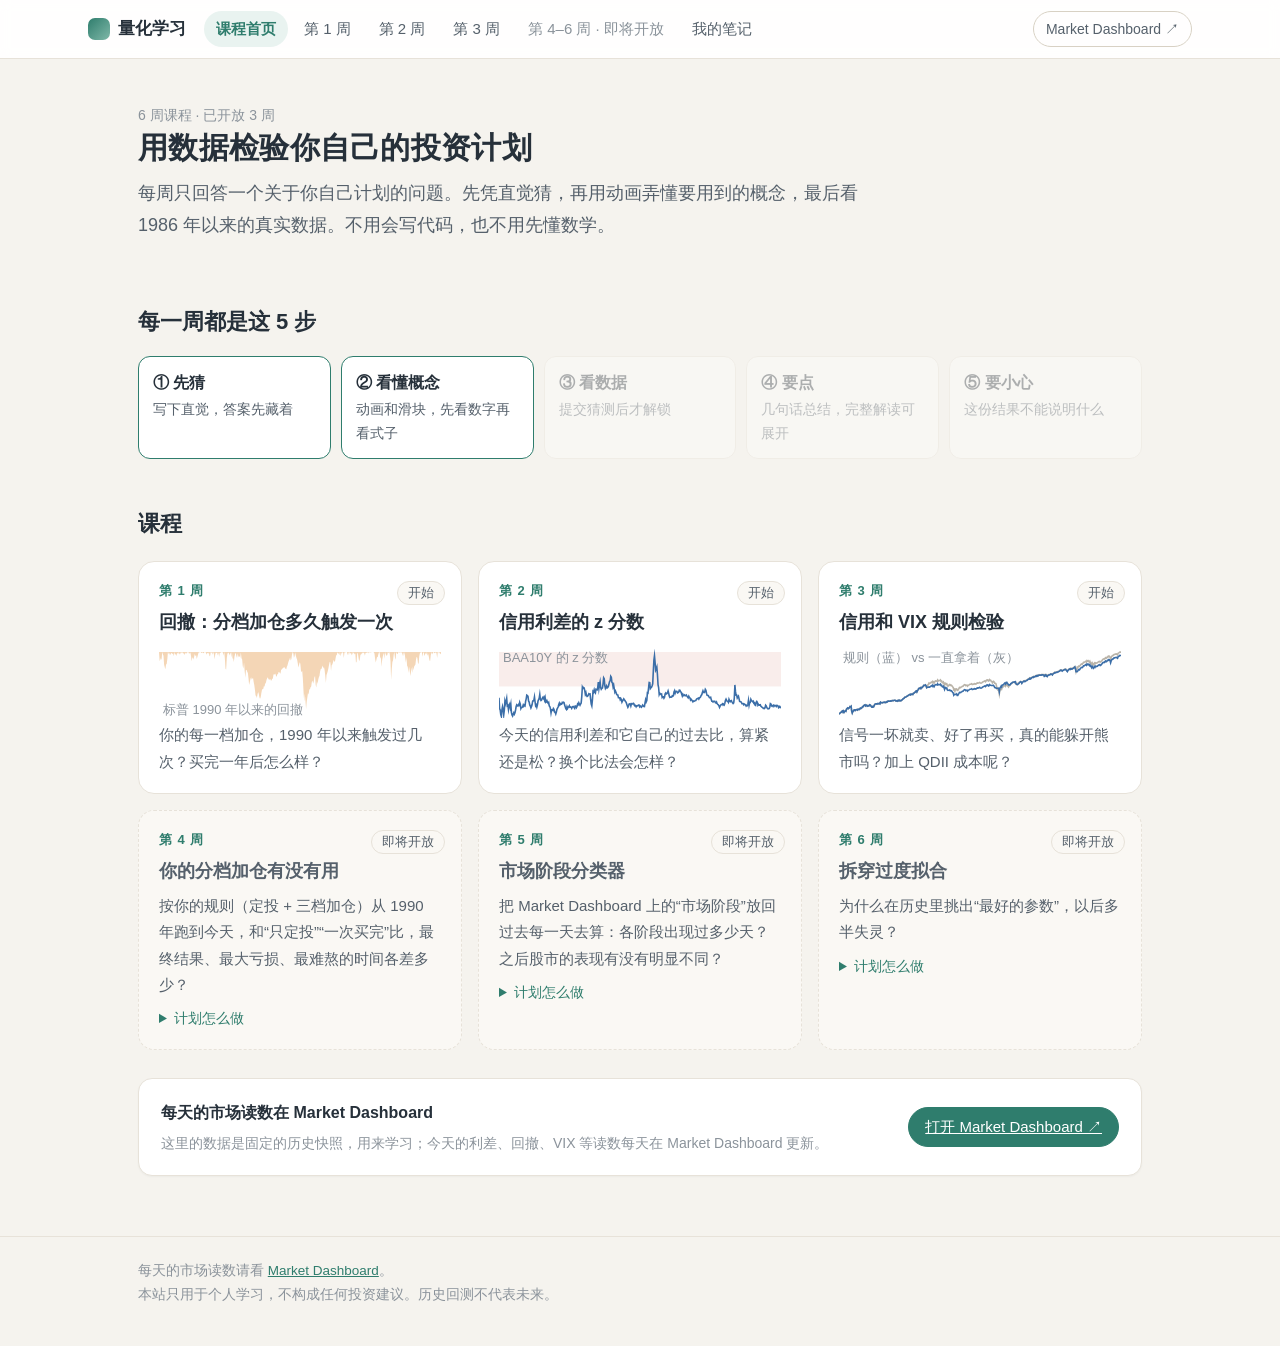
<file: index.html>
<!doctype html>
<html lang="zh-CN">
<head>
<meta charset="utf-8"><link rel="icon" href="data:,"><meta name="viewport" content="width=device-width,initial-scale=1">
<title>量化学习 · 6 周课程</title>
<link rel="stylesheet" href="css/learn.css">
</head>
<body>
<main><div class="wrap" id="app"></div></main>
<script src="data/home.js"></script>
<script src="js/common.js"></script>
<script src="js/home.js"></script>
<script>Layout.init('home'); Home.render(document.getElementById('app'));</script>
</body>
</html>
</file>
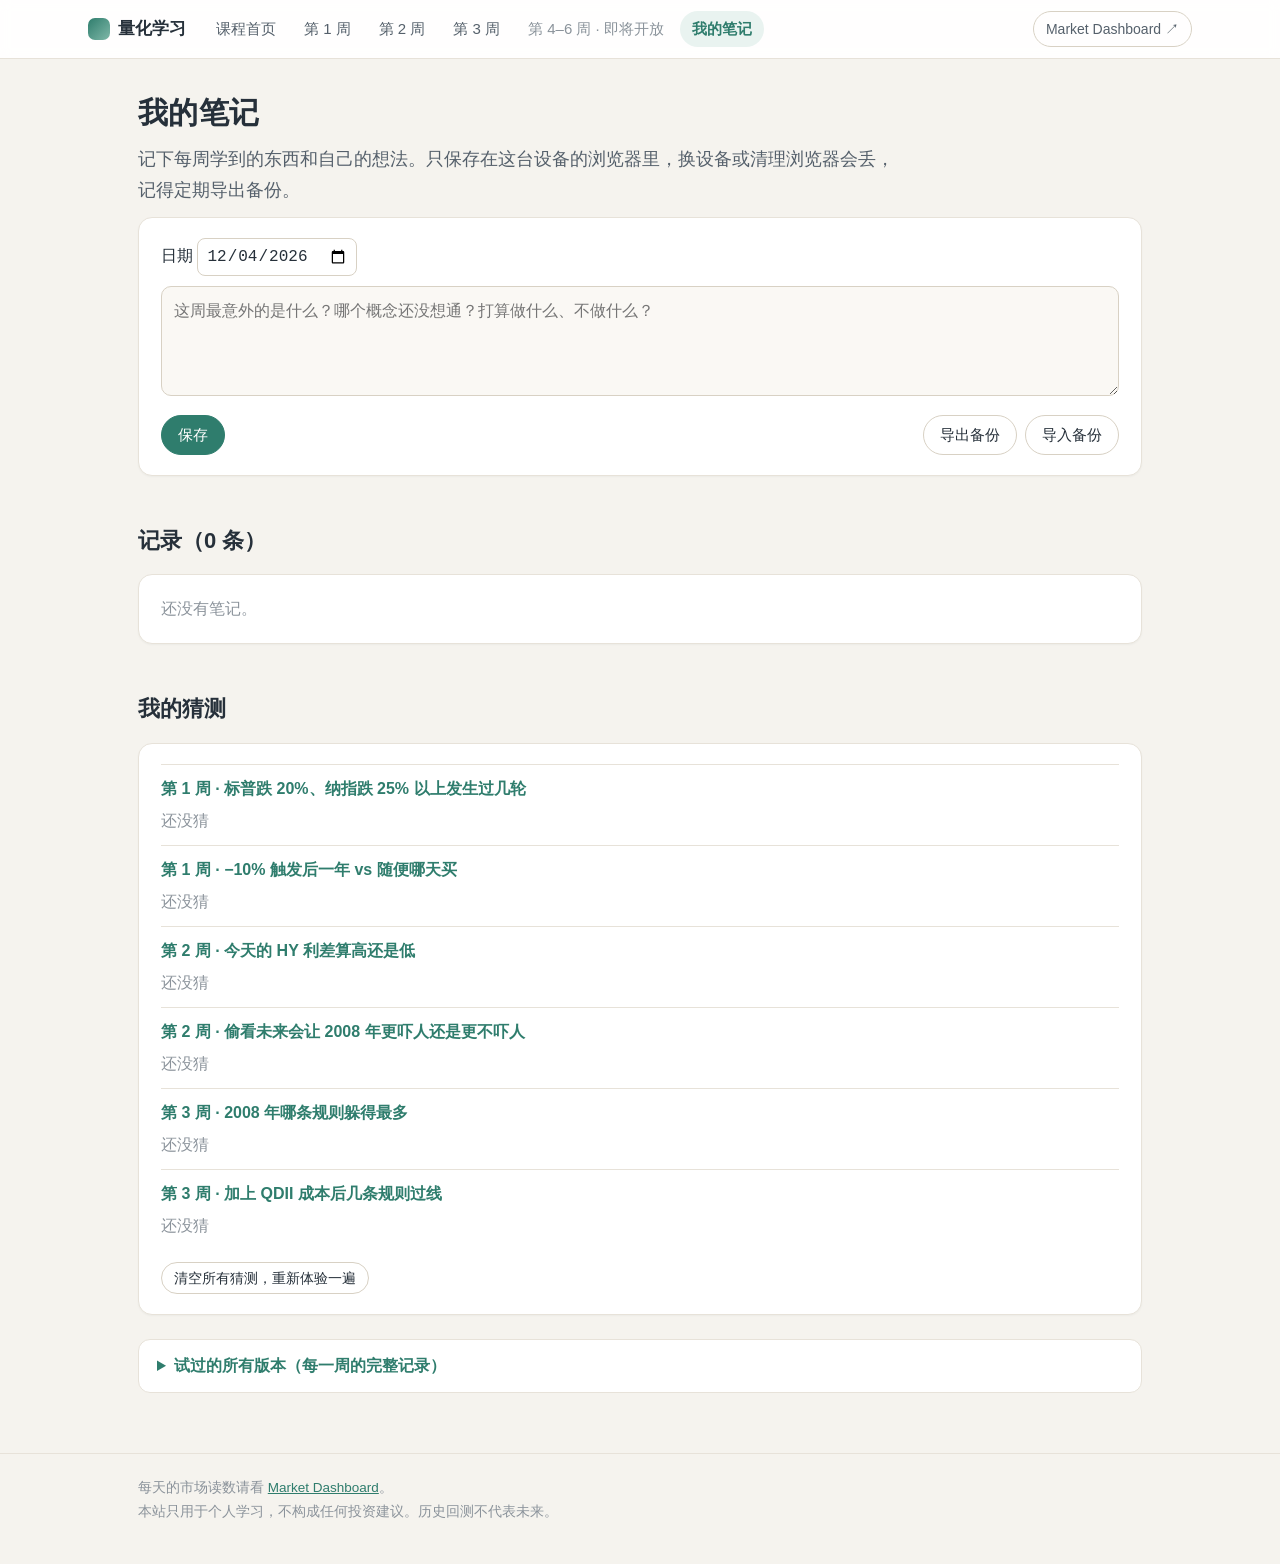
<file: notes.html>
<!doctype html>
<html lang="zh-CN">
<head>
<meta charset="utf-8"><link rel="icon" href="data:,"><meta name="viewport" content="width=device-width,initial-scale=1">
<title>我的笔记 · 量化学习</title>
<link rel="stylesheet" href="css/learn.css">
</head>
<body>
<main><div class="wrap" id="app"></div></main>
<script src="data/interp.js"></script>
<script src="js/common.js"></script>
<script src="js/notes.js"></script>
<script>Layout.init('notes'); Notes.render(document.getElementById('app'));</script>
</body>
</html>
</file>
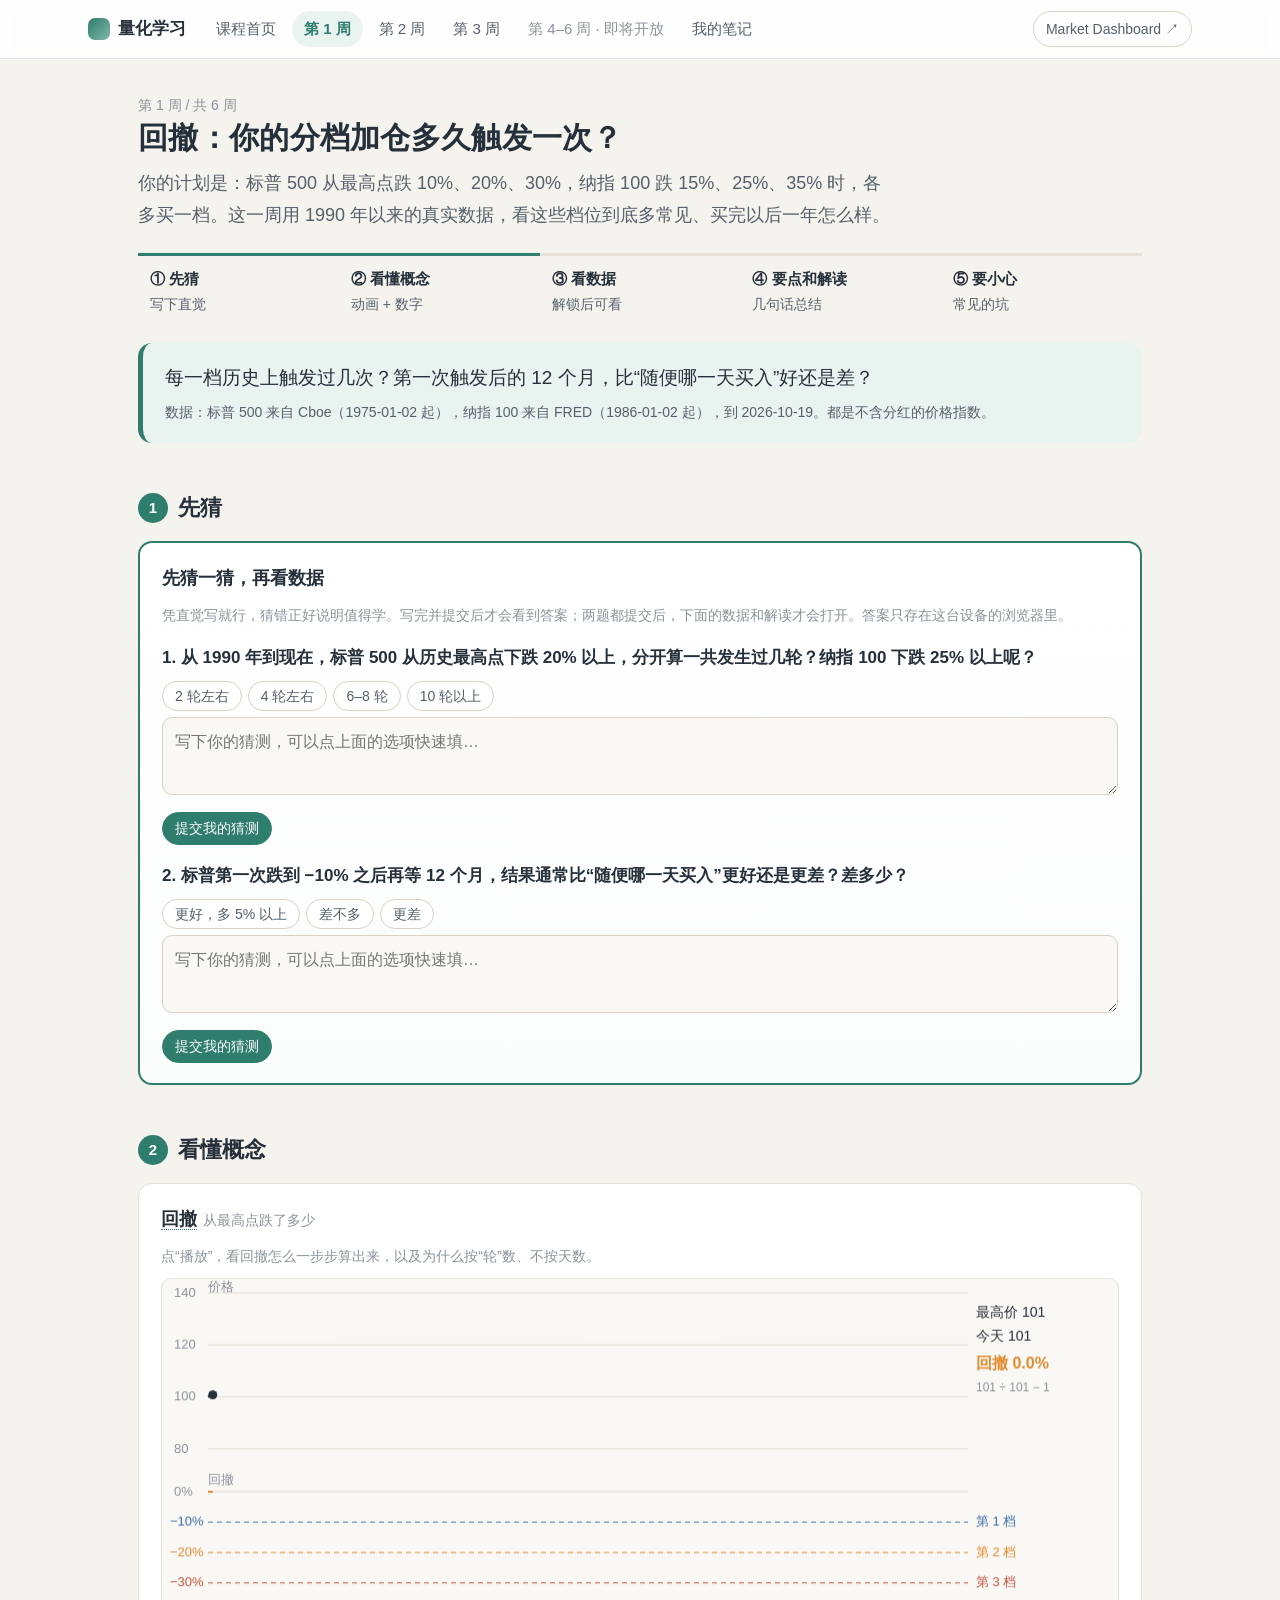
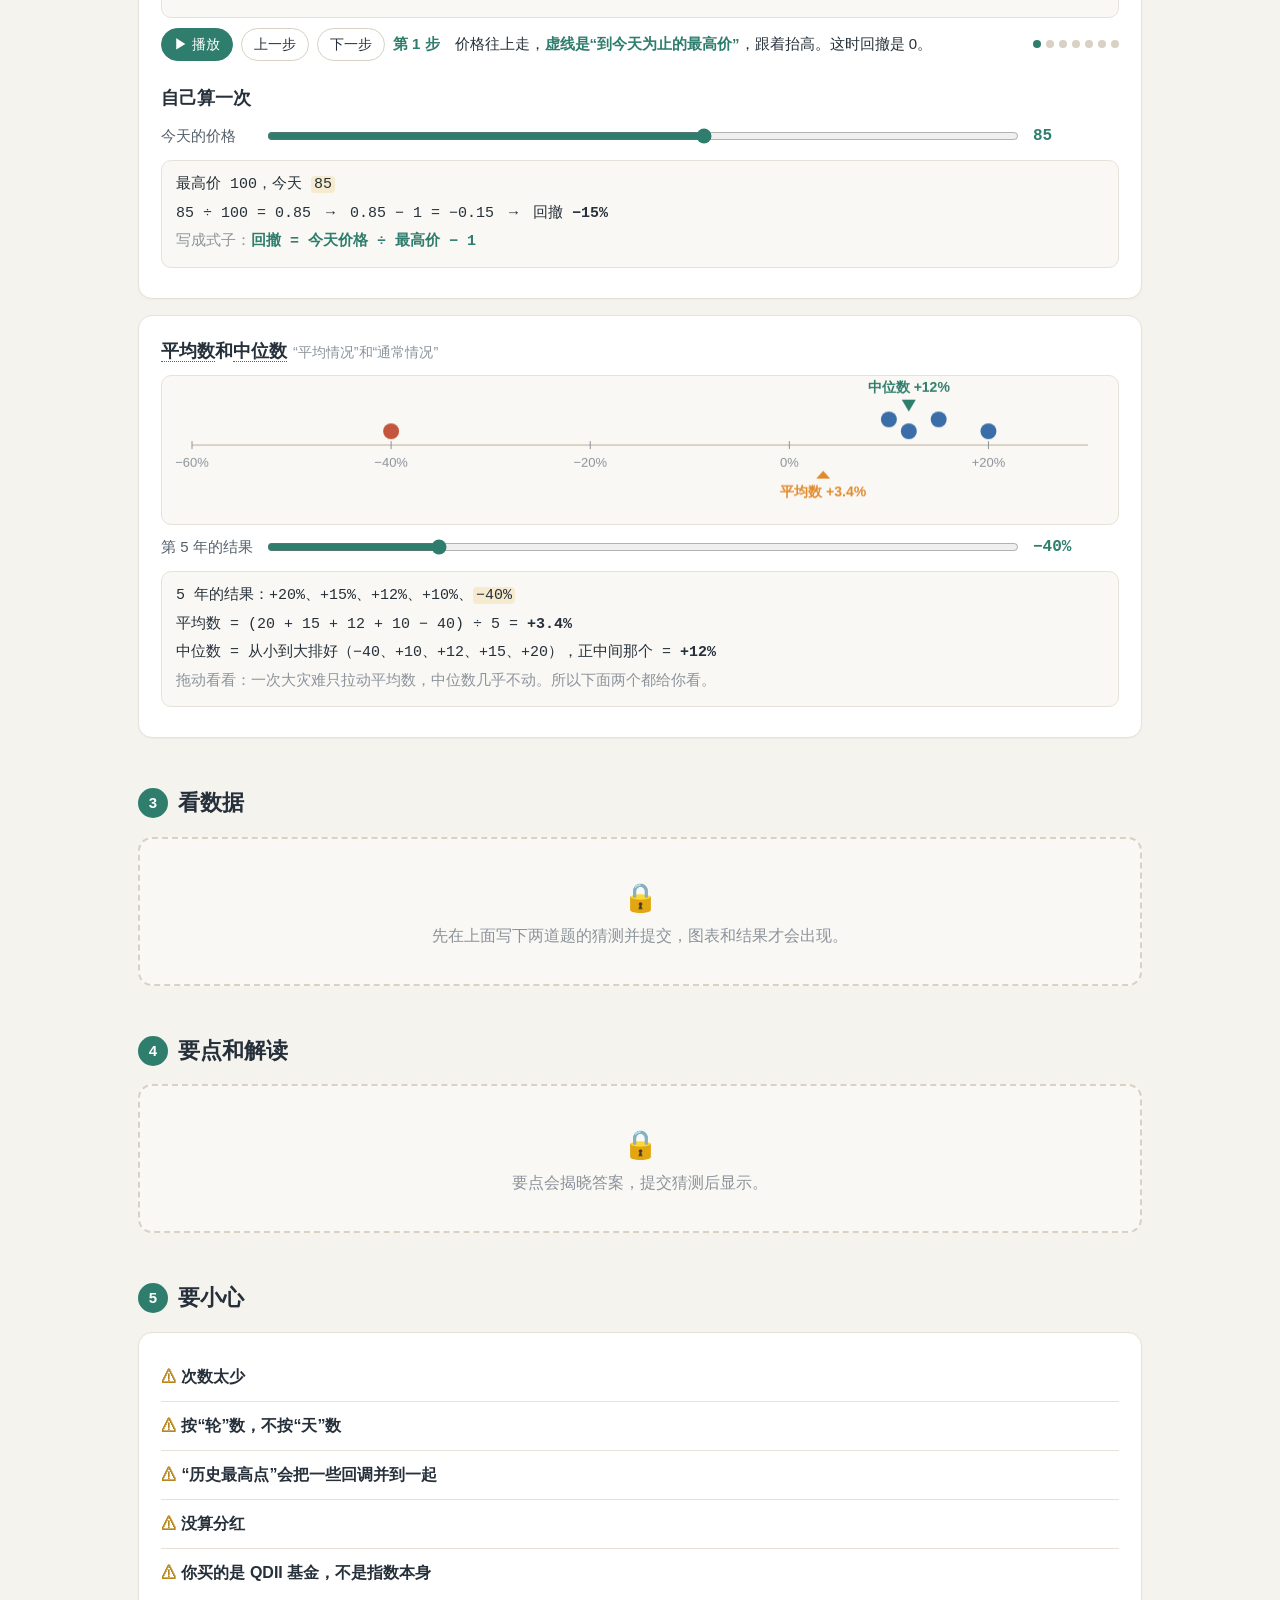
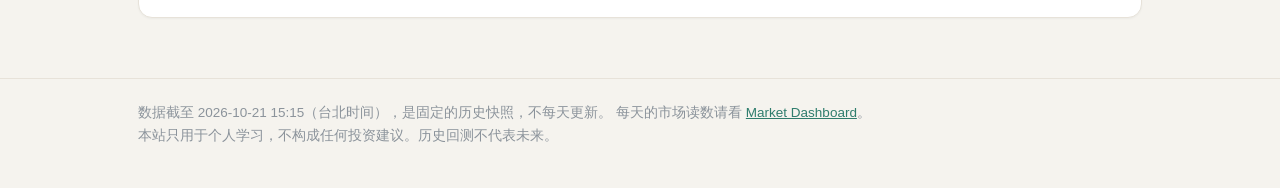
<file: week1.html>
<!doctype html>
<html lang="zh-CN">
<head>
<meta charset="utf-8"><link rel="icon" href="data:,"><meta name="viewport" content="width=device-width,initial-scale=1">
<title>第 1 周 · 回撤和分档加仓 · 量化学习</title>
<link rel="stylesheet" href="vendor/uPlot.min.css"><link rel="stylesheet" href="css/learn.css">
</head>
<body>
<main><div class="wrap" id="app"></div></main>
<script src="vendor/uPlot.iife.min.js"></script>
<script src="data/series_lite.js"></script>
<script src="data/week1.js"></script>
<script src="data/interp.js"></script>
<script src="js/common.js"></script>
<script src="js/charts.js"></script>
<script src="js/week1.js"></script>
<script>Layout.init('w1'); Week1.render(document.getElementById('app'));</script>
</body>
</html>
</file>
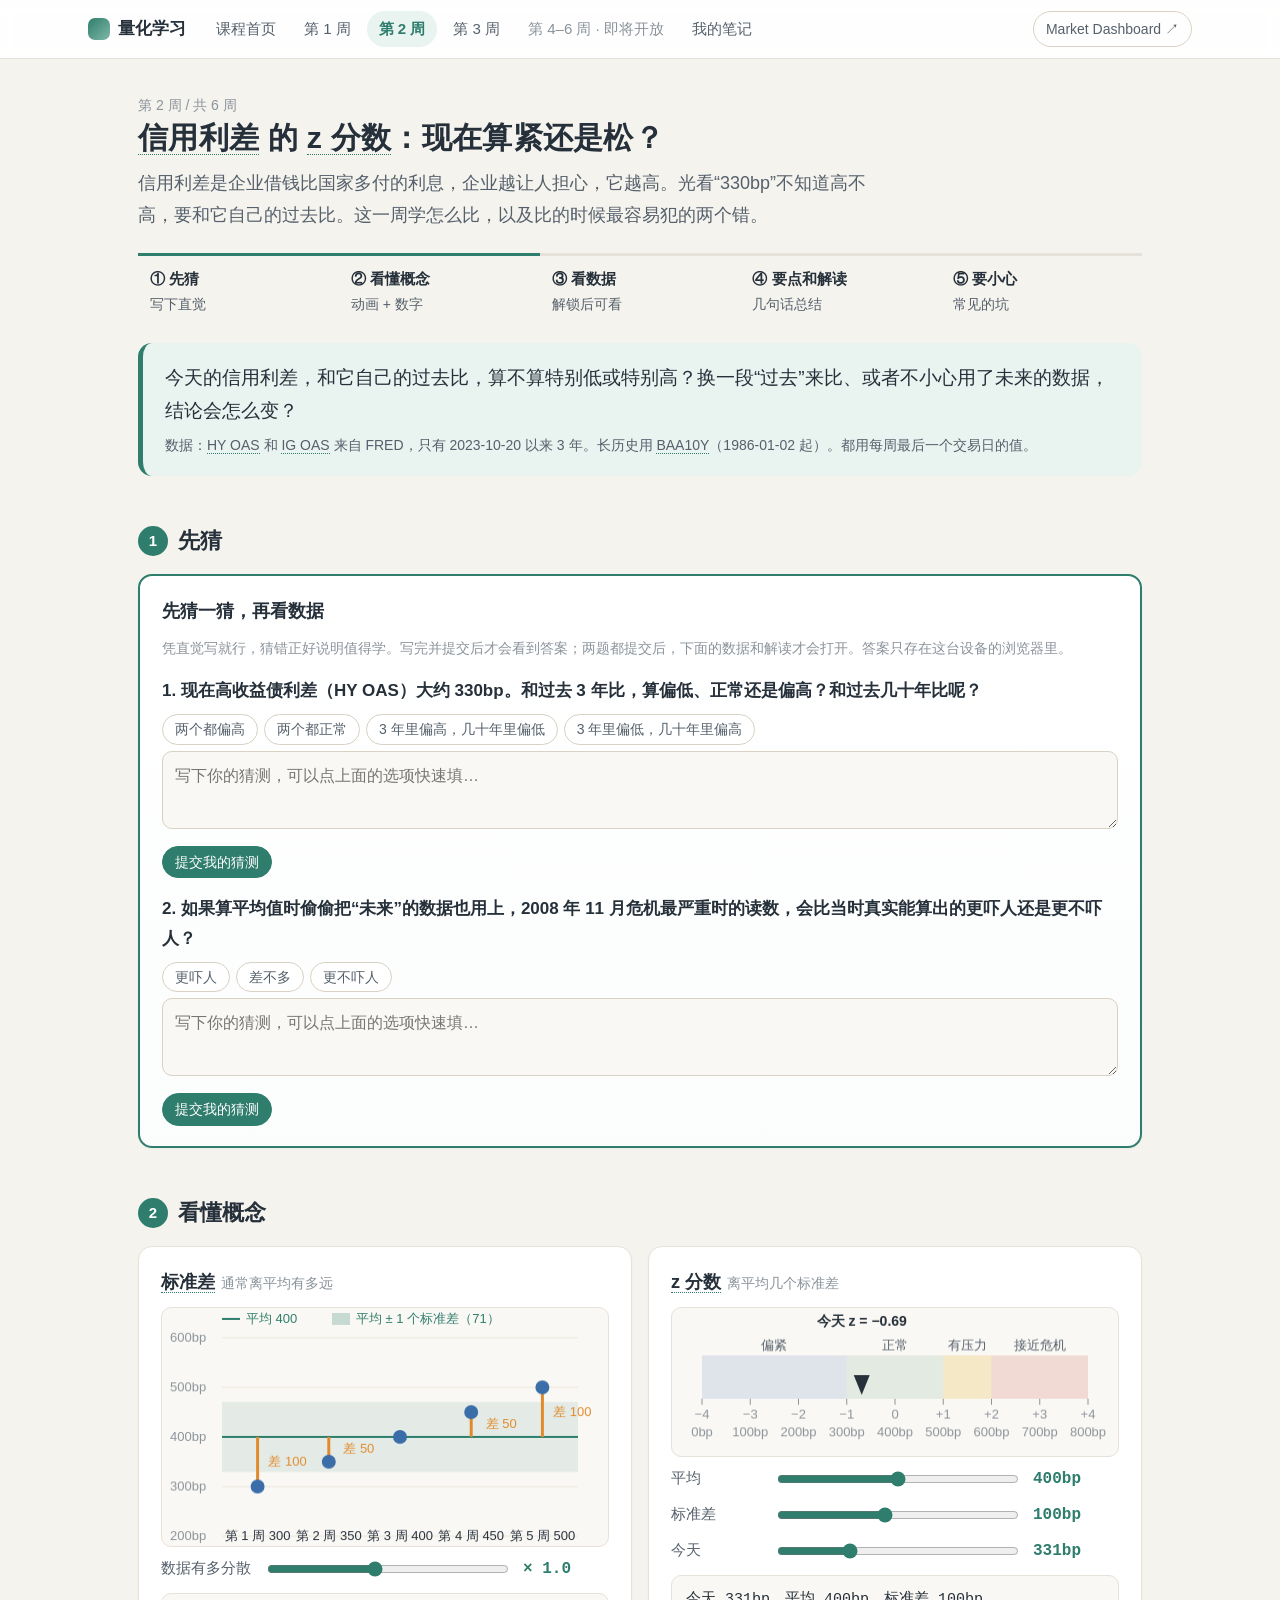
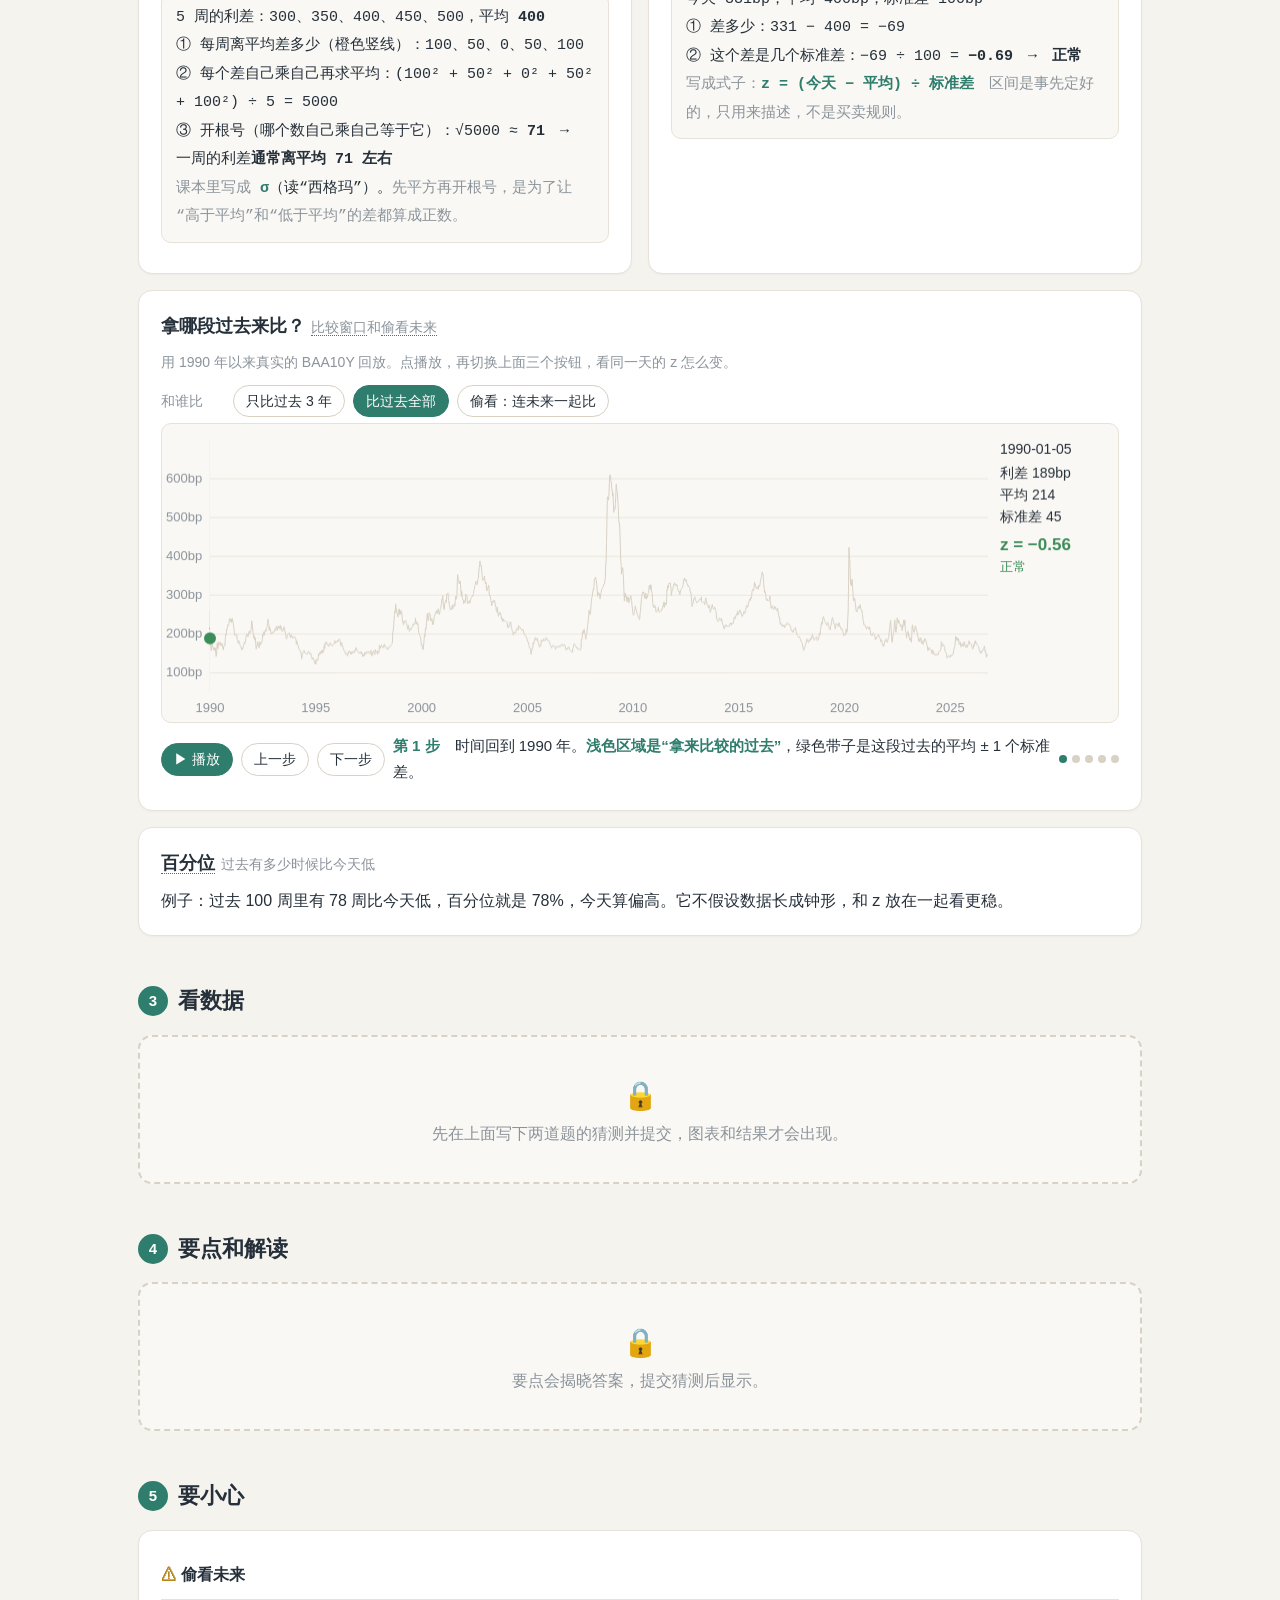
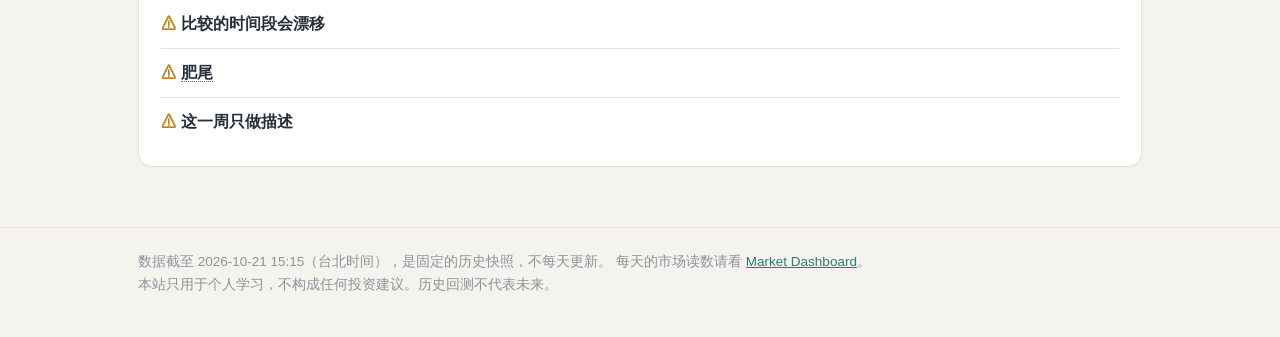
<file: week2.html>
<!doctype html>
<html lang="zh-CN">
<head>
<meta charset="utf-8"><link rel="icon" href="data:,"><meta name="viewport" content="width=device-width,initial-scale=1">
<title>第 2 周 · 信用利差 z 分数 · 量化学习</title>
<link rel="stylesheet" href="vendor/uPlot.min.css"><link rel="stylesheet" href="css/learn.css">
</head>
<body>
<main><div class="wrap" id="app"></div></main>
<script src="vendor/uPlot.iife.min.js"></script>
<script src="data/series_lite.js"></script>
<script src="data/week2.js"></script>
<script src="data/interp.js"></script>
<script src="js/common.js"></script>
<script src="js/charts.js"></script>
<script src="js/week2.js"></script>
<script>Layout.init('w2'); Week2.render(document.getElementById('app'));</script>
</body>
</html>
</file>
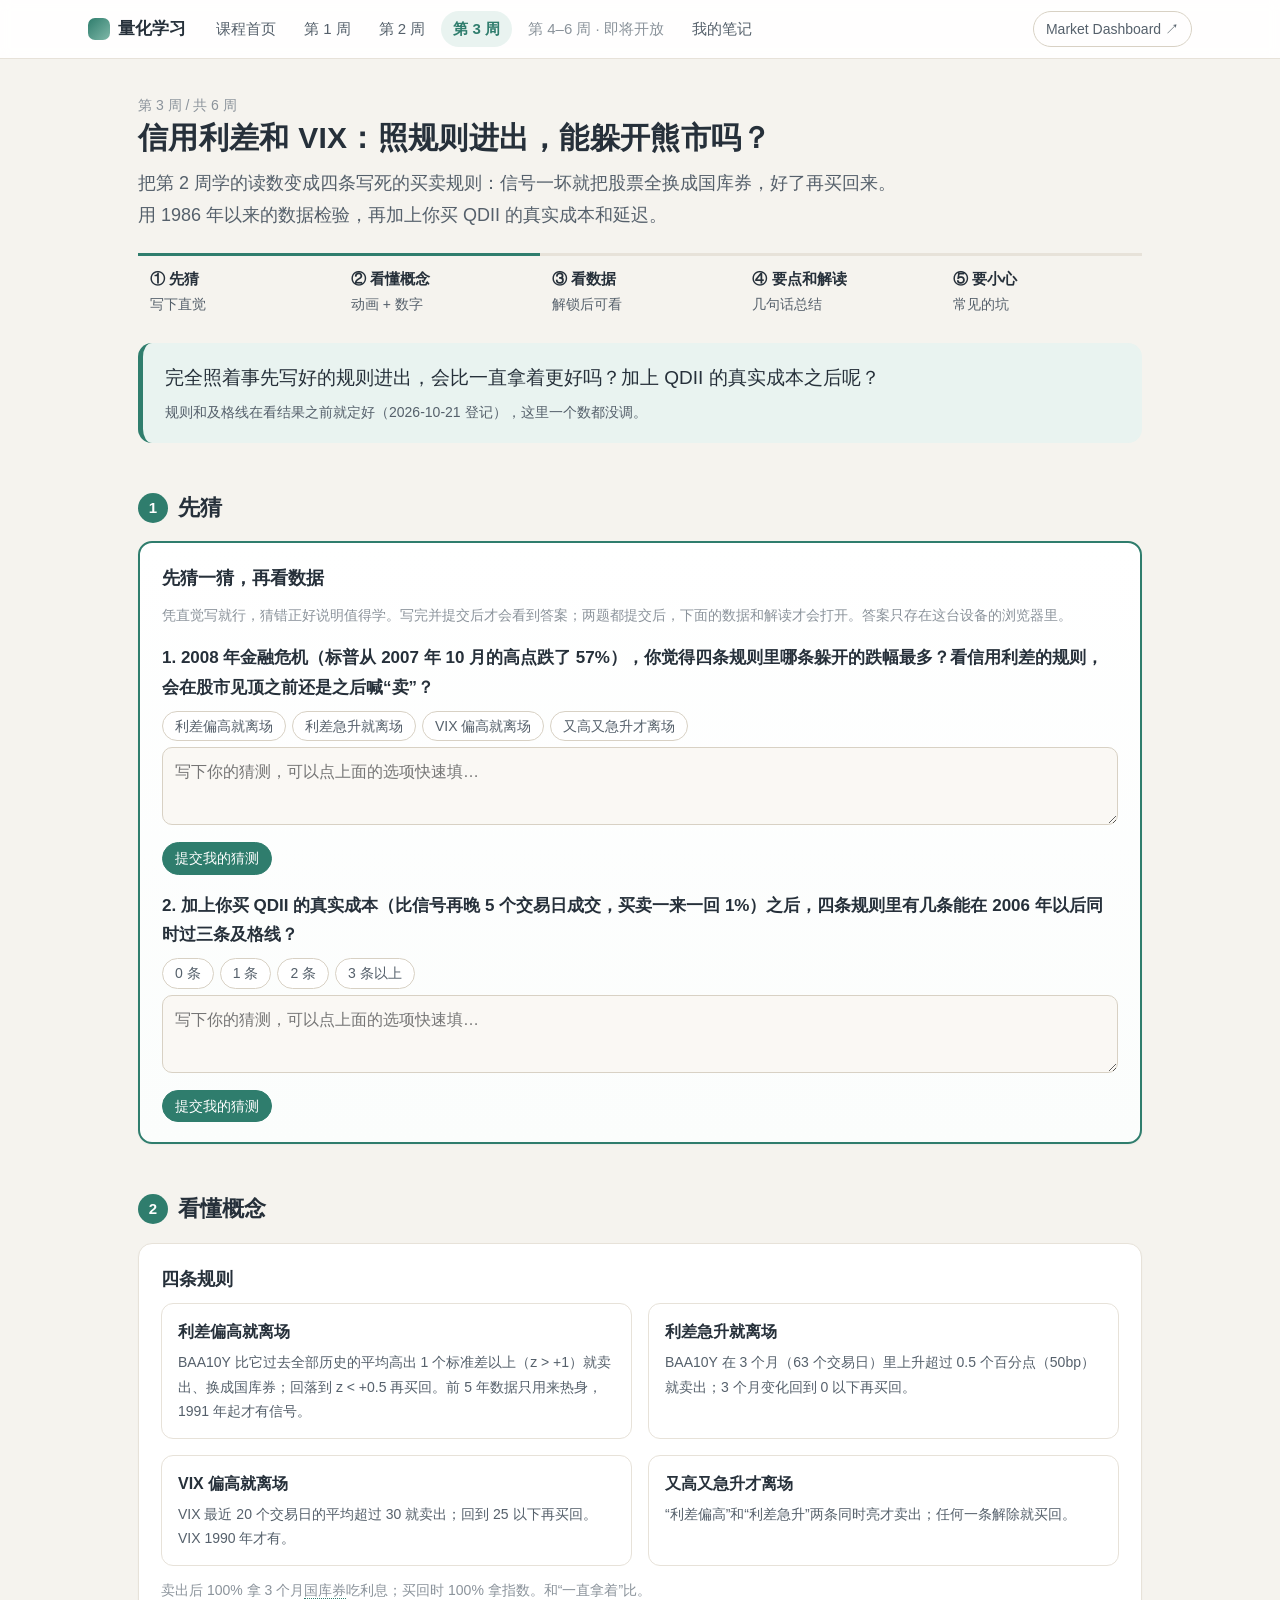
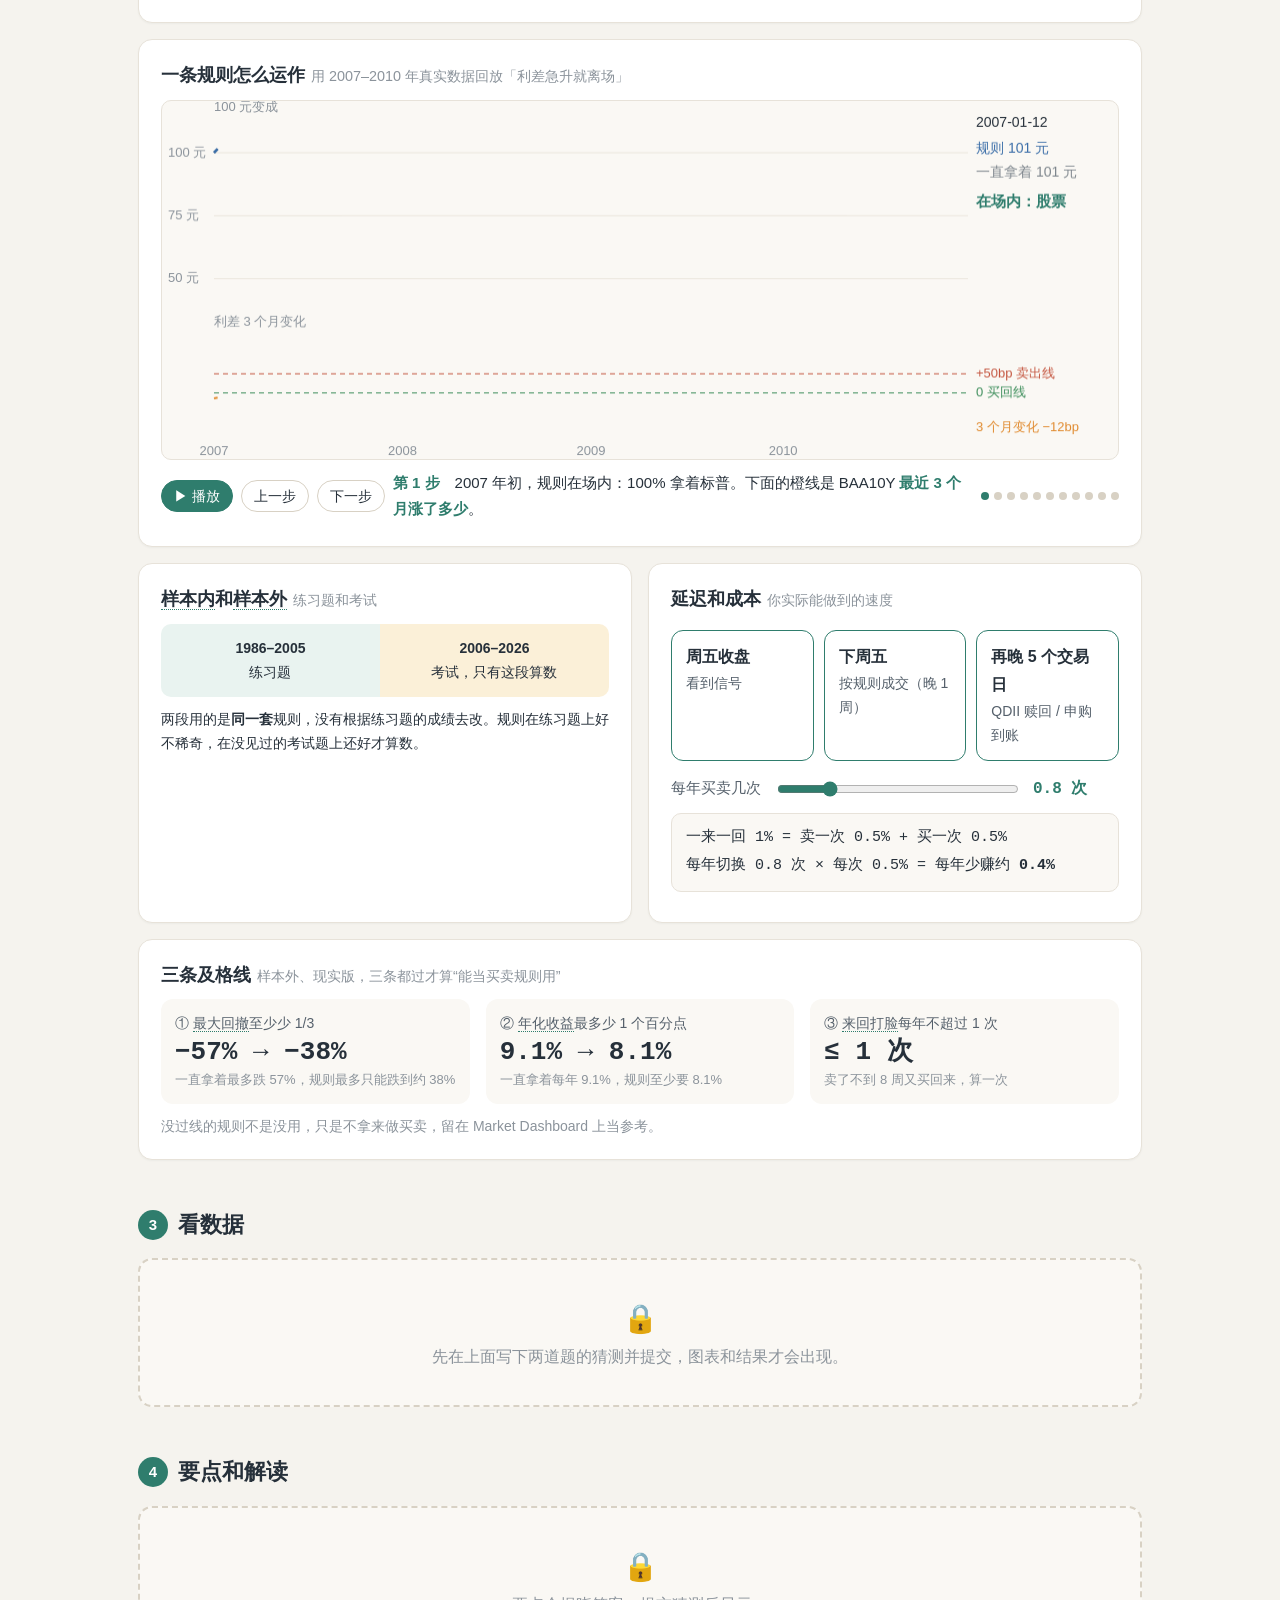
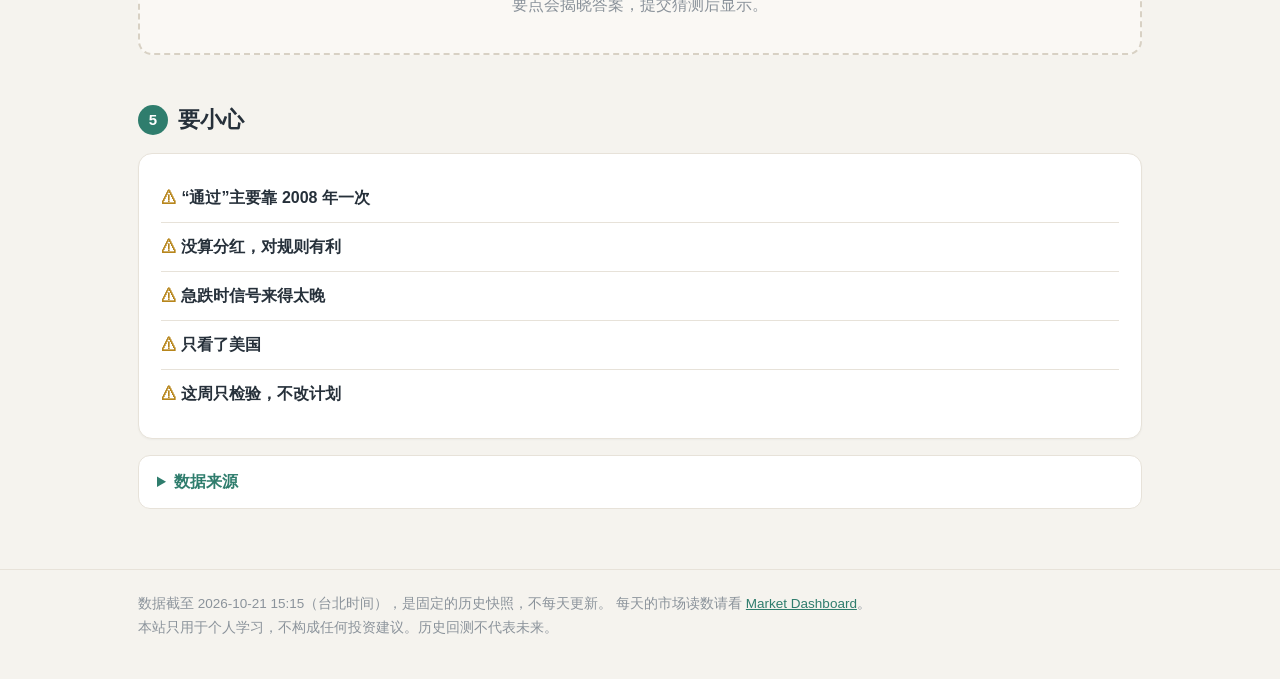
<file: week3.html>
<!doctype html>
<html lang="zh-CN">
<head>
<meta charset="utf-8"><link rel="icon" href="data:,"><meta name="viewport" content="width=device-width,initial-scale=1">
<title>第 3 周 · 信用和 VIX 规则检验 · 量化学习</title>
<link rel="stylesheet" href="vendor/uPlot.min.css"><link rel="stylesheet" href="css/learn.css">
</head>
<body>
<main><div class="wrap" id="app"></div></main>
<script src="vendor/uPlot.iife.min.js"></script>
<script src="data/series_lite.js"></script>
<script src="data/week3.js"></script>
<script src="data/interp.js"></script>
<script src="js/common.js"></script>
<script src="js/charts.js"></script>
<script src="js/week3.js"></script>
<script>Layout.init('w3'); Week3.render(document.getElementById('app'));</script>
</body>
</html>
</file>
<file: css/learn.css>
/* 量化学习：浅色、安静、好读 */
:root{
  --bg:#f5f3ee; --paper:#ffffff; --soft:#faf8f4; --ink:#26303a; --ink2:#55606b; --ink3:#8b939b; --line:#e7e2d9; --line2:#d8d1c4;
  --accent:#2f7d6d; --accent2:#e9f3f0; --accent-soft:rgba(47,125,109,.12);
  --g:#3c8d5a; --g-soft:#e6f2ea; --y:#b7861c; --y-soft:rgba(232,182,60,.20); --r:#c4553f; --r-soft:rgba(196,85,63,.14);
  --chart1:#3b6ea8; --chart2:#e08a2e; --chart3:#7b62b8; --chart4:#2f7d6d; --grid:#eeeae2;
  --font:-apple-system,BlinkMacSystemFont,"PingFang SC","Hiragino Sans GB","Microsoft YaHei","Noto Sans CJK SC","Source Han Sans SC","Helvetica Neue",Arial,sans-serif;
  --mono:"SF Mono",Menlo,Consolas,"Noto Sans Mono",monospace;
  --r12:14px;
}
*{box-sizing:border-box}
body{margin:0;background:var(--bg);color:var(--ink);font-family:var(--font);font-size:16px;line-height:1.75;-webkit-font-smoothing:antialiased}
a{color:var(--accent)}
button,input,select,textarea{font:inherit;color:inherit}
.wrap{max-width:1060px;margin:0 auto;padding:0 28px}
header.top{background:rgba(255,255,255,.92);backdrop-filter:blur(6px);border-bottom:1px solid var(--line);position:sticky;top:0;z-index:30}
header.top .wrap{display:flex;align-items:center;gap:18px;height:58px;max-width:1160px}
.brand{font-weight:700;font-size:17px;color:var(--ink);text-decoration:none;white-space:nowrap;display:flex;align-items:center;gap:8px}
.brand i{display:inline-block;width:22px;height:22px;border-radius:7px;background:linear-gradient(135deg,#2f7d6d,#7fb8a8)}
nav.main{display:flex;gap:4px;flex:1;overflow-x:auto}
nav.main a{padding:5px 12px;border-radius:999px;text-decoration:none;color:var(--ink2);white-space:nowrap;font-size:15px}
nav.main a:hover{background:var(--soft)}
nav.main a.on{background:var(--accent2);color:var(--accent);font-weight:600}
nav.main a.soon{color:var(--ink3)}
.ext{white-space:nowrap;font-size:14px;text-decoration:none;border:1px solid var(--line2);padding:5px 12px;border-radius:999px;color:var(--ink2)}
.ext:hover{border-color:var(--accent);color:var(--accent)}
main{padding:34px 0 60px}
h1{font-size:30px;line-height:1.35;margin:0 0 10px;letter-spacing:.3px}
h2{font-size:22px;margin:46px 0 14px;display:flex;align-items:center;gap:10px}
h2 .n{display:inline-flex;width:30px;height:30px;border-radius:50%;background:var(--accent);color:#fff;font-size:15px;align-items:center;justify-content:center;flex:none}
h3{font-size:18px;margin:18px 0 8px}
p{margin:0 0 10px}
.lead{font-size:18px;color:var(--ink2);max-width:760px}
.muted{color:var(--ink3)} .small{font-size:14px}
.card{background:var(--paper);border:1px solid var(--line);border-radius:var(--r12);padding:20px 22px;box-shadow:0 1px 2px rgba(30,40,50,.04)}
.grid{display:grid;gap:16px}
.g2{grid-template-columns:repeat(2,minmax(0,1fr))} .g3{grid-template-columns:repeat(3,minmax(0,1fr))} .g4{grid-template-columns:repeat(4,minmax(0,1fr))}
@media (max-width:860px){.g2,.g3,.g4{grid-template-columns:1fr}}
.btn{border:1px solid var(--line2);background:var(--paper);border-radius:999px;padding:6px 16px;cursor:pointer;color:var(--ink);font-size:15px;transition:all .15s}
.btn:hover{border-color:var(--accent);color:var(--accent)}
.btn.primary,.btn.on{background:var(--accent);border-color:var(--accent);color:#fff}
.btn.small{padding:3px 12px;font-size:14px}
.btns{display:flex;gap:8px;flex-wrap:wrap;align-items:center;margin:6px 0}
.btns .lbl{color:var(--ink3);font-size:14px;min-width:64px}
/* 顶部：这一周的路线 */
.steps{display:flex;gap:0;margin:22px 0 4px;flex-wrap:wrap}
.steps a{flex:1;min-width:120px;text-decoration:none;color:var(--ink2);font-size:14px;padding:10px 12px;border-top:3px solid var(--line);}
.steps a b{display:block;color:var(--ink);font-size:15px}
.steps a.done{border-top-color:var(--accent)}
.question{font-size:19px;background:var(--accent2);border-radius:var(--r12);padding:18px 22px;margin-top:16px;border-left:5px solid var(--accent)}
.question small{display:block;font-size:14px;color:var(--ink2);margin-top:6px}
/* 术语小卡片 */
.term{border-bottom:1.5px dotted var(--accent);cursor:help;position:relative;white-space:nowrap}
.term .tip{display:none;position:absolute;left:50%;transform:translateX(-50%);bottom:calc(100% + 8px);width:300px;white-space:normal;background:#26303a;color:#f2f4f5;font-size:14px;line-height:1.6;padding:10px 13px;border-radius:10px;z-index:40;font-weight:400;box-shadow:0 6px 20px rgba(0,0,0,.18)}
.term .tip b{color:#9fd6c7}
.term:hover .tip,.term:focus .tip{display:block}
.gloss{color:var(--ink3);font-weight:400;font-size:.8em;margin-left:6px}
/* 先猜 */
.predict{border:2px solid var(--accent);background:linear-gradient(180deg,#fff, #fbfdfc)}
.predict .q{font-weight:600;margin:16px 0 8px;font-size:17px}
.predict textarea{width:100%;min-height:64px;border:1px solid var(--line2);border-radius:10px;padding:10px 12px;background:var(--soft);resize:vertical}
.predict .answer{background:var(--g-soft);border-radius:10px;padding:12px 14px;margin-top:10px;font-size:15px}
.chips{display:flex;gap:6px;flex-wrap:wrap;margin-bottom:6px}
.chips button{border:1px solid var(--line2);background:#fff;border-radius:999px;padding:2px 12px;cursor:pointer;font-size:14px;color:var(--ink2)}
.chips button:hover{border-color:var(--accent);color:var(--accent)}
.lockmsg{border:2px dashed var(--line2);border-radius:var(--r12);padding:34px;text-align:center;color:var(--ink3);background:var(--soft);font-size:16px}
.lockmsg .ico{font-size:28px;display:block}
/* 概念动画 */
.concept h3{margin-top:0}
.anim{display:block;width:100%;background:var(--soft);border-radius:10px;border:1px solid var(--line)}
.stepbar{display:flex;gap:8px;align-items:center;margin:10px 0 4px;flex-wrap:wrap}
.stepbar .cap{flex:1;min-width:220px;font-size:15px;color:var(--ink)}
.stepbar .cap b{color:var(--accent)}
.dots{display:flex;gap:5px}.dots i{width:8px;height:8px;border-radius:50%;background:var(--line2)}.dots i.on{background:var(--accent)}
.formula{font-family:var(--mono);background:var(--soft);border:1px solid var(--line);border-radius:10px;padding:10px 14px;font-size:15px;margin:10px 0;line-height:1.9}
.formula .sym{color:var(--accent);font-weight:700}
.formula .hl{background:var(--y-soft);border-radius:4px;padding:0 3px}
.slider{display:flex;align-items:center;gap:12px;margin:8px 0;flex-wrap:wrap}
.slider > span:first-child{min-width:92px;color:var(--ink2);font-size:15px}
.slider input[type=range]{flex:1;min-width:180px;accent-color:var(--accent)}
.slider .v{font-family:var(--mono);min-width:86px;font-weight:600;color:var(--accent)}
/* 数字卡 */
.kpis{display:grid;grid-template-columns:repeat(auto-fit,minmax(170px,1fr));gap:12px;margin:12px 0}
.kpi{background:var(--soft);border-radius:12px;padding:12px 14px}
.kpi .l{font-size:14px;color:var(--ink2)}
.kpi .v{font-size:26px;font-weight:700;font-family:var(--mono);line-height:1.3}
.kpi .s{font-size:13px;color:var(--ink3)}
.kpi.g{background:var(--g-soft)} .kpi.r{background:var(--r-soft)} .kpi.y{background:var(--y-soft)}
.tag{display:inline-block;font-size:13px;padding:0 10px;border-radius:999px;background:var(--soft);color:var(--ink2);line-height:22px;border:1px solid var(--line)}
.tag.g{background:var(--g-soft);color:var(--g);border-color:transparent} .tag.r{background:var(--r-soft);color:var(--r);border-color:transparent} .tag.y{background:var(--y-soft);color:var(--y);border-color:transparent}
/* 要点 */
.takeaways{list-style:none;padding:0;margin:0;display:grid;gap:12px}
.takeaways li{background:var(--paper);border:1px solid var(--line);border-radius:12px;padding:14px 16px 14px 52px;position:relative}
.takeaways li::before{content:counter(t);counter-increment:t;position:absolute;left:16px;top:14px;width:24px;height:24px;border-radius:50%;background:var(--accent2);color:var(--accent);font-weight:700;font-size:14px;display:flex;align-items:center;justify-content:center}
.takeaways{counter-reset:t}
/* 坑 */
.pits details{border-top:1px solid var(--line);padding:10px 0}
.pits details:first-child{border-top:none}
.pits summary{cursor:pointer;font-weight:600;list-style:none}
.pits summary::before{content:'⚠︎ ';color:var(--y)}
.pits details p{margin:6px 0 0 22px;color:var(--ink2)}
details.more{margin-top:12px;border:1px solid var(--line);border-radius:12px;background:var(--paper)}
details.more > summary{cursor:pointer;padding:12px 18px;color:var(--accent);font-weight:600}
details.more > .body{padding:0 20px 16px}
.md h2{font-size:19px;margin:22px 0 8px}.md h3{font-size:17px}.md h4{font-size:16px}
.md table{margin:8px 0}
/* 表格 */
.tablewrap{overflow-x:auto}
table{border-collapse:collapse;width:100%;font-size:14.5px;font-variant-numeric:tabular-nums}
th,td{padding:8px 10px;border-bottom:1px solid var(--line);text-align:left;white-space:nowrap}
th{color:var(--ink2);font-weight:600;background:var(--soft)}
tr.base td{background:var(--accent2)}
/* 图表 */
.ranges{display:flex;gap:4px;margin-top:8px;flex-wrap:wrap}
.ranges button{border:1px solid var(--line2);background:#fff;border-radius:999px;padding:0 10px;font-size:12.5px;cursor:pointer;color:var(--ink2);line-height:22px}
.ranges button.on{background:var(--accent);border-color:var(--accent);color:#fff}
.u-legend{font-size:13px!important;color:var(--ink2)}
.u-legend .u-marker{border-radius:3px}
.chart-title{font-weight:600;margin:20px 0 4px;font-size:16px}
.chart-title span{font-weight:400;color:var(--ink3);font-size:14px;margin-left:6px}
canvas.hist{width:100%;height:260px;display:block}
/* 时间轴（熊市） */
.eps{display:grid;gap:10px}
.ep{display:grid;grid-template-columns:170px 1fr 220px;gap:14px;align-items:center;padding:10px 0;border-bottom:1px solid var(--line)}
.ep .t{font-weight:600}.ep .t small{display:block;font-weight:400;color:var(--ink3)}
.bar{height:14px;background:var(--line);border-radius:7px;position:relative;overflow:hidden}
.bar i{position:absolute;left:0;top:0;bottom:0;background:var(--accent);border-radius:7px}
.ep .d{font-size:14px;color:var(--ink2)}
@media (max-width:860px){.ep{grid-template-columns:1fr}}
/* 规则比较卡 */
.rulecard{border:1px solid var(--line);border-radius:12px;padding:14px 16px;background:var(--paper)}
.rulecard.pass{border-color:var(--g);box-shadow:inset 0 3px 0 var(--g)}
.rulecard h4{margin:0 0 4px;font-size:16px}
.check{display:flex;justify-content:space-between;font-size:14px;padding:3px 0;border-bottom:1px dashed var(--line)}
.check:last-child{border-bottom:none}
.ok{color:var(--g);font-weight:600}.no{color:var(--r);font-weight:600}
/* 首页 */
.hero{padding:10px 0 6px}
.weeks{display:grid;grid-template-columns:repeat(3,minmax(0,1fr));gap:16px;margin-top:18px}
@media (max-width:860px){.weeks{grid-template-columns:1fr}}
.week{display:block;text-decoration:none;color:inherit;background:var(--paper);border:1px solid var(--line);border-radius:16px;padding:18px 20px;transition:all .15s;position:relative}
a.week:hover{border-color:var(--accent);transform:translateY(-2px);box-shadow:0 6px 18px rgba(47,125,109,.10)}
.week .wk{font-size:13px;color:var(--accent);font-weight:700;letter-spacing:1px}
.week h3{margin:4px 0 6px;font-size:18px}
.week p{color:var(--ink2);font-size:15px;margin:0}
.week .st{position:absolute;right:16px;top:16px}
.week.soon{background:var(--soft);border-style:dashed}
.week.soon h3{color:var(--ink2)}
.week mini{display:block}
.week canvas{width:100%;height:70px;display:block;margin:10px 0 4px}
.flow{display:flex;gap:10px;align-items:stretch;flex-wrap:wrap;margin-top:14px}
.flow .f{flex:1;min-width:140px;background:var(--paper);border:1px solid var(--line);border-radius:12px;padding:12px 14px;font-size:14px;color:var(--ink2);position:relative;opacity:.35;transition:opacity .4s, border-color .4s}
.flow .f.on{opacity:1;border-color:var(--accent)}
.flow .f b{display:block;color:var(--ink);font-size:16px}
footer{border-top:1px solid var(--line);padding:22px 0 40px;color:var(--ink3);font-size:13.5px}
.noteform textarea{width:100%;min-height:110px;border:1px solid var(--line2);border-radius:10px;padding:10px 12px;background:var(--soft)}
.note-item{border-top:1px solid var(--line);padding:10px 0}.note-item .d{font-weight:600;color:var(--accent)}
.inline-in{width:84px;border:1px solid var(--line2);border-radius:8px;padding:3px 8px;background:#fff;font-family:var(--mono)}
</file>
<file: vendor/uPlot.min.css>
.uplot, .uplot *, .uplot *::before, .uplot *::after {box-sizing: border-box;}.uplot {font-family: system-ui, -apple-system, "Segoe UI", Roboto, "Helvetica Neue", Arial, "Noto Sans", sans-serif, "Apple Color Emoji", "Segoe UI Emoji", "Segoe UI Symbol", "Noto Color Emoji";line-height: 1.5;width: min-content;}.u-title {text-align: center;font-size: 18px;font-weight: bold;}.u-wrap {position: relative;user-select: none;}.u-over, .u-under {position: absolute;}.u-under {overflow: hidden;}.uplot canvas {display: block;position: relative;width: 100%;height: 100%;}.u-axis {position: absolute;}.u-legend {font-size: 14px;margin: auto;text-align: center;}.u-inline {display: block;}.u-inline * {display: inline-block;}.u-inline tr {margin-right: 16px;}.u-legend th {font-weight: 600;}.u-legend th > * {vertical-align: middle;display: inline-block;}.u-legend .u-marker {width: 1em;height: 1em;margin-right: 4px;background-clip: padding-box !important;}.u-inline.u-live th::after {content: ":";vertical-align: middle;}.u-inline:not(.u-live) .u-value {display: none;}.u-series > * {padding: 4px;}.u-series th {cursor: pointer;}.u-legend .u-off > * {opacity: 0.3;}.u-select {background: rgba(0,0,0,0.07);position: absolute;pointer-events: none;}.u-cursor-x, .u-cursor-y {position: absolute;left: 0;top: 0;pointer-events: none;will-change: transform;}.u-hz .u-cursor-x, .u-vt .u-cursor-y {height: 100%;border-right: 1px dashed #607D8B;}.u-hz .u-cursor-y, .u-vt .u-cursor-x {width: 100%;border-bottom: 1px dashed #607D8B;}.u-cursor-pt {position: absolute;top: 0;left: 0;border-radius: 50%;border: 0 solid;pointer-events: none;will-change: transform;/*this has to be !important since we set inline "background" shorthand */background-clip: padding-box !important;}.u-axis.u-off, .u-select.u-off, .u-cursor-x.u-off, .u-cursor-y.u-off, .u-cursor-pt.u-off {display: none;}
</file>
